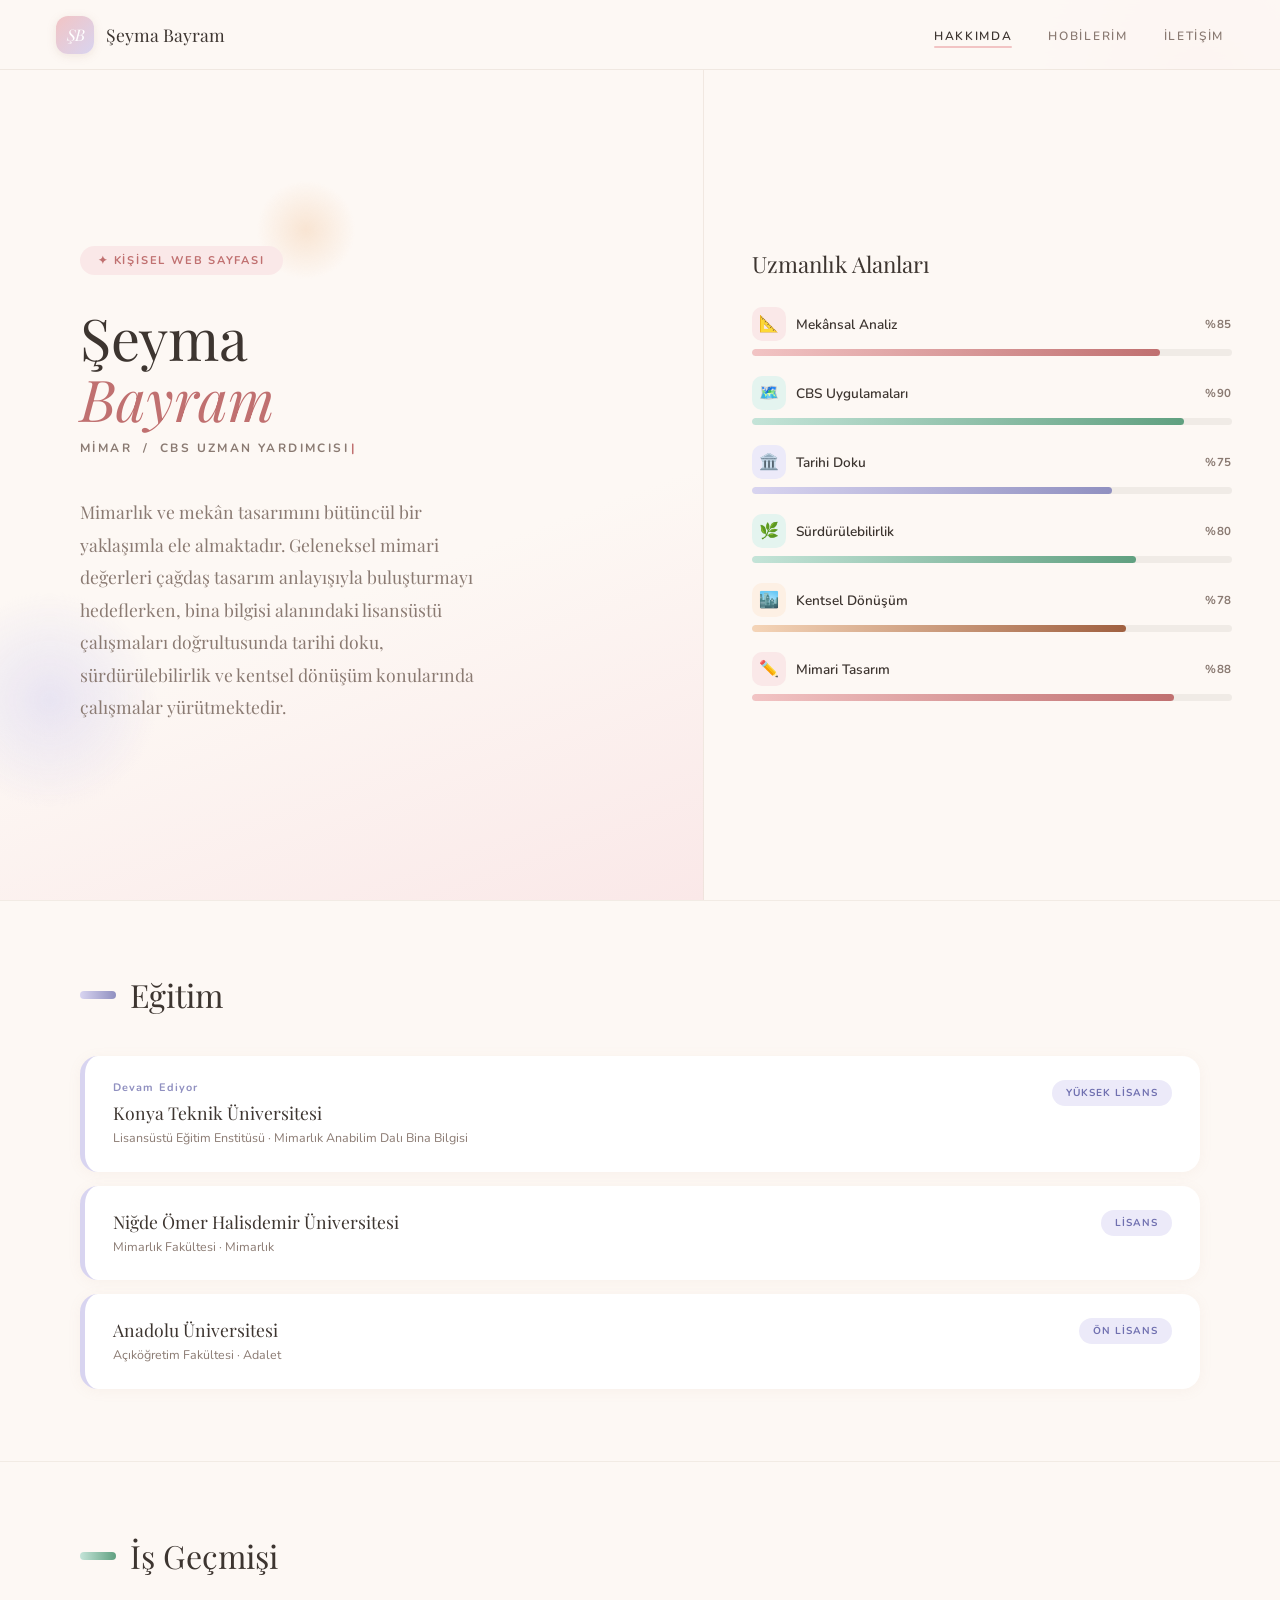
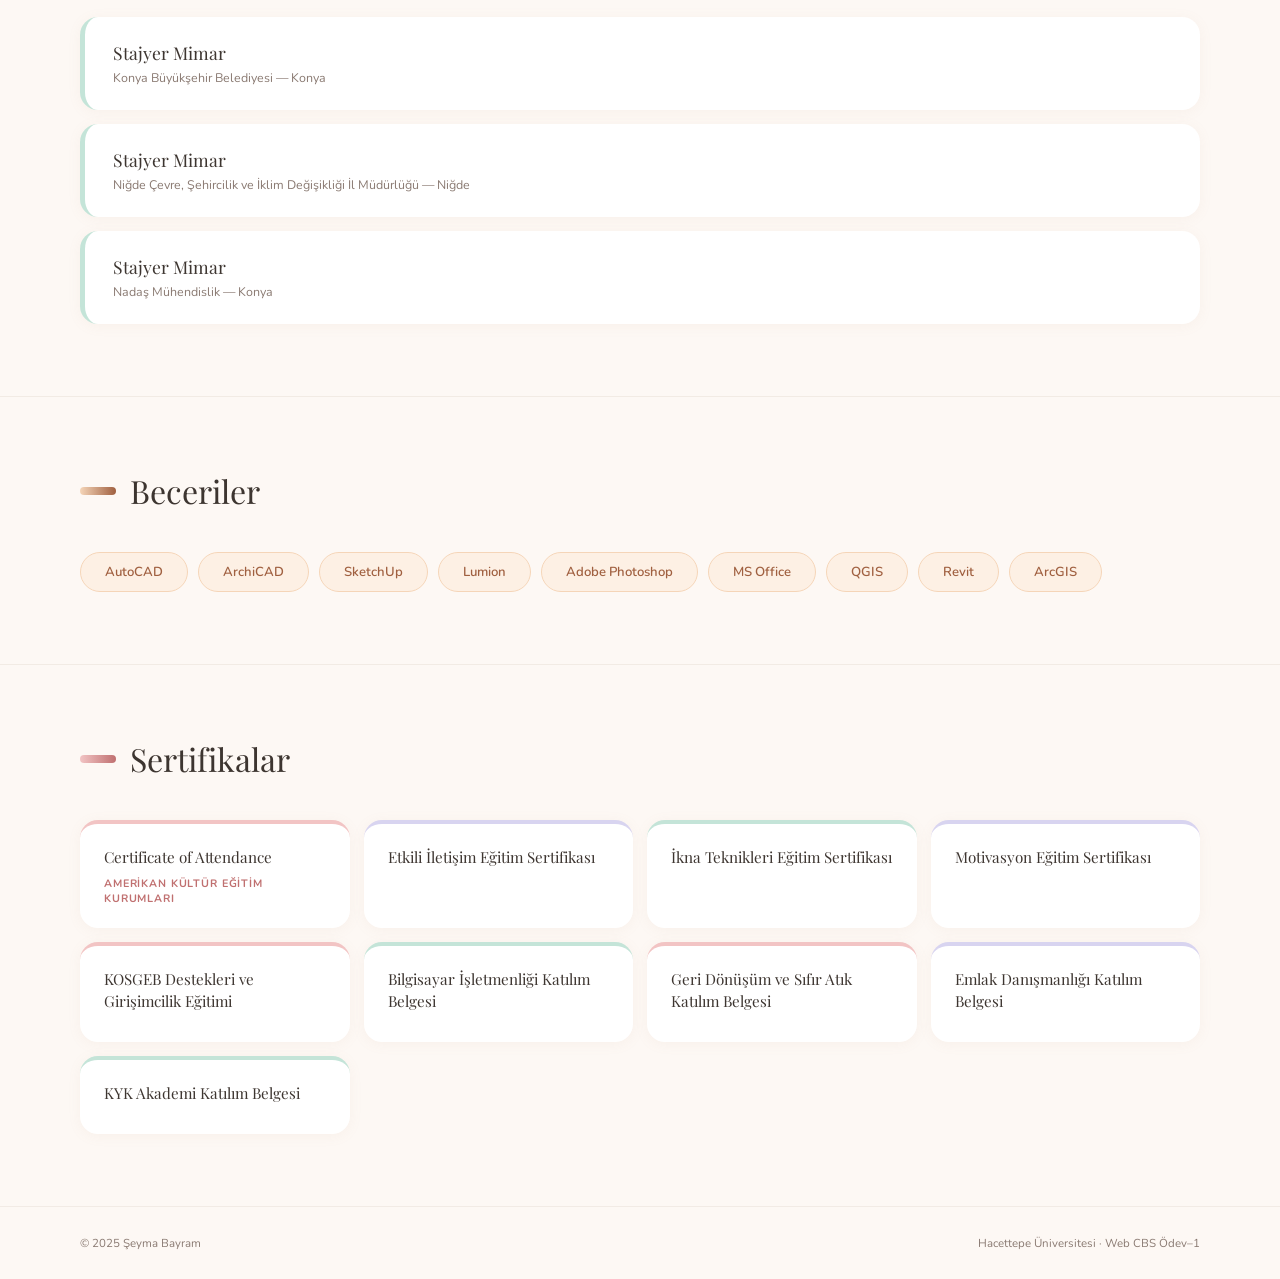
<file: index.html>
<!DOCTYPE html>
<html lang="tr">
<head>
  <meta charset="UTF-8" />
  <meta name="viewport" content="width=device-width, initial-scale=1.0" />
  <title>Şeyma Bayram — Mimar</title>
  <style>
    @import url('https://fonts.googleapis.com/css2?family=Playfair+Display:ital,wght@0,300;0,400;0,600;1,300;1,400&family=Nunito:wght@300;400;500;600&display=swap');

    * { margin: 0; padding: 0; box-sizing: border-box; }
    html { scroll-behavior: smooth; }

    body {
      background: #FDF8F4;
      color: #3D3530;
      font-family: 'Nunito', sans-serif;
      overflow-x: hidden;
    }

    nav {
      position: fixed; top: 0; left: 0; right: 0; z-index: 100;
      padding: 0 56px; height: 70px;
      display: flex; justify-content: space-between; align-items: center;
      background: rgba(253,248,244,0.90);
      backdrop-filter: blur(16px);
      border-bottom: 1px solid rgba(180,160,140,0.18);
    }
    .nav-logo { font-family: 'Playfair Display', serif; font-size: 1.1rem; color: #3D3530; text-decoration: none; }
    .nav-links { display: flex; gap: 36px; list-style: none; }
    .nav-links a {
      font-size: 0.75rem; font-weight: 600;
      letter-spacing: 0.14em; text-transform: uppercase;
      color: #8A7A72; text-decoration: none;
      transition: color 0.3s; position: relative; padding-bottom: 2px;
    }
    .nav-links a::after {
      content: ''; position: absolute; bottom: -2px; left: 0;
      width: 0; height: 2px; background: #F2C4C4;
      border-radius: 2px; transition: width 0.35s;
    }
    .nav-links a:hover, .nav-links a.active { color: #3D3530; }
    .nav-links a:hover::after, .nav-links a.active::after { width: 100%; }

    .hero {
      margin-top: 70px;
      display: grid;
      grid-template-columns: 1.1fr 0.9fr;
      min-height: calc(100vh - 70px);
    }
    .hero-left {
      padding: 80px 48px 80px 80px;
      display: flex; flex-direction: column; justify-content: center;
      border-right: 1px solid rgba(180,160,140,0.18);
      background: linear-gradient(160deg, #FDF8F4 60%, #FAE8E8 100%);
    }
    .hero-tag {
      display: inline-flex; align-items: center; gap: 8px;
      background: #FAE8E8; color: #C07070;
      font-size: 0.7rem; font-weight: 700;
      letter-spacing: 0.16em; text-transform: uppercase;
      padding: 7px 18px; border-radius: 50px;
      margin-bottom: 32px; width: fit-content;
      animation: fadeUp 0.7s ease both;
    }
    .hero-name {
      font-family: 'Playfair Display', serif;
      font-size: clamp(3rem, 4.5vw, 5.2rem);
      font-weight: 300; line-height: 1.05;
      margin-bottom: 12px;
      animation: fadeUp 0.7s 0.1s ease both;
    }
    .hero-name em { font-style: italic; color: #C07070; }
    .hero-subtitle {
      font-size: 0.75rem; font-weight: 700;
      letter-spacing: 0.2em; text-transform: uppercase;
      color: #8A7A72; margin-bottom: 40px;
      animation: fadeUp 0.7s 0.2s ease both;
    }
    .hero-desc {
      font-family: 'Playfair Display', serif;
      font-size: 1.1rem; font-weight: 300;
      line-height: 1.85; color: #8A7A72; max-width: 420px;
      animation: fadeUp 0.7s 0.3s ease both;
    }

    /* HERO RIGHT — Uzmanlık Alanları */
    .hero-right {
      padding: 60px 48px;
      display: flex; flex-direction: column; justify-content: center;
      background: #FDF8F4;
      animation: fadeUp 0.7s 0.4s ease both;
    }
    .uzmanlik-title {
      font-family: 'Playfair Display', serif;
      font-size: 1.4rem; font-weight: 400;
      color: #3D3530; margin-bottom: 28px;
    }
    .uzmanlik-item { margin-bottom: 20px; }
    .uzmanlik-label {
      display: flex; justify-content: space-between; align-items: center;
      margin-bottom: 8px;
    }
    .uzmanlik-icon-name {
      display: flex; align-items: center; gap: 10px;
      font-size: 0.85rem; font-weight: 600; color: #3D3530;
    }
    .uzmanlik-icon-bg {
      width: 34px; height: 34px; border-radius: 10px;
      display: flex; align-items: center; justify-content: center;
      font-size: 1rem;
    }
    .uzmanlik-pct {
      font-size: 0.72rem; font-weight: 700;
      color: #8A7A72; letter-spacing: 0.06em;
    }
    .bar-track {
      width: 100%; height: 7px; background: #F0EBE6;
      border-radius: 50px; overflow: hidden;
    }
    .bar-fill {
      height: 100%; border-radius: 50px;
      width: 0%;
      transition: width 1.4s cubic-bezier(0.4,0,0.2,1);
    }

    /* BÖLÜM */
    .section {
      padding: 72px 80px;
      border-top: 1px solid rgba(180,160,140,0.15);
    }
    .section-header { display: flex; align-items: center; gap: 14px; margin-bottom: 40px; }
    .section-pill { width: 36px; height: 8px; border-radius: 50px; }
    .section-title { font-family: 'Playfair Display', serif; font-size: 2rem; font-weight: 400; }

    .edu-list { display: flex; flex-direction: column; gap: 14px; }
    .edu-item {
      background: white; border-radius: 18px;
      padding: 24px 28px;
      display: grid; grid-template-columns: 1fr auto;
      align-items: start; gap: 16px;
      box-shadow: 0 2px 14px rgba(180,140,120,0.07);
      border-left: 5px solid #D8D4F0;
      transition: all 0.3s;
    }
    .edu-item:hover { transform: translateX(5px); box-shadow: 0 6px 24px rgba(180,140,120,0.14); border-left-color: #9090C0; }
    .edu-year { font-size: 0.68rem; font-weight: 700; color: #9090C0; letter-spacing: 0.1em; margin-bottom: 6px; }
    .edu-school { font-family: 'Playfair Display', serif; font-size: 1.1rem; margin-bottom: 5px; }
    .edu-dept { font-size: 0.78rem; color: #8A7A72; line-height: 1.5; }
    .edu-badge {
      background: #ECEAF9; color: #7070B0;
      font-size: 0.63rem; font-weight: 700;
      letter-spacing: 0.1em; text-transform: uppercase;
      padding: 6px 14px; border-radius: 50px; white-space: nowrap;
    }

    .exp-list { display: flex; flex-direction: column; gap: 14px; }
    .exp-item {
      background: white; border-radius: 18px;
      padding: 24px 28px;
      box-shadow: 0 2px 14px rgba(180,140,120,0.07);
      border-left: 5px solid #C4E4D8;
      transition: all 0.3s;
    }
    .exp-item:hover { transform: translateX(5px); box-shadow: 0 6px 24px rgba(180,140,120,0.14); border-left-color: #60A080; }
    .exp-year { font-size: 0.68rem; font-weight: 700; color: #60A080; letter-spacing: 0.1em; margin-bottom: 6px; }
    .exp-role { font-family: 'Playfair Display', serif; font-size: 1.1rem; margin-bottom: 5px; }
    .exp-place { font-size: 0.78rem; color: #8A7A72; }

    .skills-wrap { display: flex; flex-wrap: wrap; gap: 10px; }
    .skill-pill {
      background: #FDF0E4; color: #A06040;
      border: 1.5px solid #F5D5B8; border-radius: 50px;
      padding: 10px 24px; font-size: 0.82rem; font-weight: 600;
      transition: all 0.3s; cursor: default;
      position: relative; overflow: hidden;
    }
    .skill-pill:hover { background: #F5D5B8; transform: translateY(-3px); box-shadow: 0 6px 16px rgba(200,140,80,0.2); }
    .skill-pill::after {
      content: '';
      position: absolute; top: 0; left: -100%;
      width: 60%; height: 100%;
      background: linear-gradient(90deg, transparent, rgba(255,255,255,0.6), transparent);
      transform: skewX(-20deg);
      animation: shimmer 3s ease-in-out infinite;
    }
    .skill-pill:nth-child(2)::after { animation-delay: 0.3s; }
    .skill-pill:nth-child(3)::after { animation-delay: 0.6s; }
    .skill-pill:nth-child(4)::after { animation-delay: 0.9s; }
    .skill-pill:nth-child(5)::after { animation-delay: 1.2s; }
    .skill-pill:nth-child(6)::after { animation-delay: 1.5s; }
    .skill-pill:nth-child(7)::after { animation-delay: 1.8s; }
    .skill-pill:nth-child(8)::after { animation-delay: 2.1s; }
    .skill-pill:nth-child(9)::after { animation-delay: 2.4s; }
    @keyframes shimmer { 0%{left:-100%} 50%{left:150%} 100%{left:150%} }

    .cert-grid {
      display: grid;
      grid-template-columns: repeat(auto-fill, minmax(260px, 1fr));
      gap: 14px;
    }
    .cert-item {
      background: white; border-radius: 18px;
      padding: 22px 24px;
      box-shadow: 0 2px 14px rgba(180,140,120,0.07);
      border-top: 4px solid #F2C4C4;
      transition: all 0.3s;
    }
    .cert-item:nth-child(2n) { border-top-color: #D8D4F0; }
    .cert-item:nth-child(3n) { border-top-color: #C4E4D8; }
    .cert-item:hover { transform: translateY(-4px); box-shadow: 0 10px 28px rgba(180,140,120,0.14); }
    .cert-name { font-family: 'Playfair Display', serif; font-size: 0.95rem; line-height: 1.45; margin-bottom: 8px; }
    .cert-issuer { font-size: 0.67rem; font-weight: 700; letter-spacing: 0.08em; color: #C07070; text-transform: uppercase; }

    footer {
      padding: 28px 80px;
      border-top: 1px solid rgba(180,160,140,0.15);
      display: flex; justify-content: space-between; align-items: center;
    }
    footer p { font-size: 0.72rem; color: #8A7A72; }

    @keyframes fadeUp {
      from { opacity: 0; transform: translateY(22px); }
      to   { opacity: 1; transform: translateY(0); }
    }
    .stagger > * { animation: fadeUp 0.55s ease both; }
    .stagger > *:nth-child(1) { animation-delay: 0.05s; }
    .stagger > *:nth-child(2) { animation-delay: 0.10s; }
    .stagger > *:nth-child(3) { animation-delay: 0.15s; }
    .stagger > *:nth-child(4) { animation-delay: 0.20s; }
    .stagger > *:nth-child(5) { animation-delay: 0.25s; }
    .stagger > *:nth-child(6) { animation-delay: 0.30s; }
    .stagger > *:nth-child(7) { animation-delay: 0.35s; }
    .stagger > *:nth-child(8) { animation-delay: 0.40s; }
    .stagger > *:nth-child(9) { animation-delay: 0.45s; }

    .reveal { opacity: 0; transform: translateY(30px); transition: opacity 0.7s ease, transform 0.7s ease; }
    .reveal.visible { opacity: 1; transform: translateY(0); }

    .shape { position: fixed; border-radius: 50%; pointer-events: none; z-index: 0; opacity: 0; }
    .shape-1 { width:320px;height:320px;top:-80px;right:-80px;background:radial-gradient(circle,#F2C4C4 0%,transparent 70%);animation:floatIn 1.2s 0.2s ease forwards,floatUpDown 6s 1.4s ease-in-out infinite; }
    .shape-2 { width:220px;height:220px;bottom:10%;left:-60px;background:radial-gradient(circle,#D8D4F0 0%,transparent 70%);animation:floatIn 1.2s 0.4s ease forwards,floatUpDown 8s 1.6s ease-in-out infinite; }
    .shape-3 { width:160px;height:160px;top:40%;right:8%;background:radial-gradient(circle,#C4E4D8 0%,transparent 70%);animation:floatIn 1.2s 0.6s ease forwards,floatUpDown 7s 1.8s ease-in-out infinite; }
    .shape-4 { width:100px;height:100px;top:20%;left:20%;background:radial-gradient(circle,#F5D5B8 0%,transparent 70%);animation:floatIn 1.2s 0.8s ease forwards,floatUpDown 9s 2s ease-in-out infinite; }
    @keyframes floatIn { from{opacity:0;transform:scale(0.8)} to{opacity:0.55;transform:scale(1)} }
    @keyframes floatUpDown { 0%,100%{transform:translateY(0)} 50%{transform:translateY(-18px)} }

    .hero-subtitle::after { content:'|';color:#C07070;animation:blink 1.2s step-end infinite;margin-left:2px; }
    @keyframes blink { 0%,100%{opacity:1} 50%{opacity:0} }

    ::-webkit-scrollbar { width: 5px; }
    ::-webkit-scrollbar-track { background: #FDF8F4; }
    ::-webkit-scrollbar-thumb { background: #F2C4C4; border-radius: 10px; }

    @media (max-width: 768px) {
      nav { padding: 0 24px; }
      .hero { grid-template-columns: 1fr; }
      .hero-left, .hero-right { padding: 40px 24px; }
      .section { padding: 48px 24px; }
      footer { padding: 24px; flex-direction: column; gap: 8px; text-align: center; }
    }
  </style>
</head>
<body>

  <div class="shape shape-1"></div>
  <div class="shape shape-2"></div>
  <div class="shape shape-3"></div>
  <div class="shape shape-4"></div>

  <nav>
    <a href="index.html" class="nav-logo" style="display:flex;align-items:center;gap:12px;">
      <div style="width:38px;height:38px;background:linear-gradient(135deg,#F2C4C4 0%,#D8D4F0 100%);border-radius:12px;display:flex;align-items:center;justify-content:center;box-shadow:0 2px 10px rgba(180,140,120,0.18);flex-shrink:0;">
        <span style="font-family:'Playfair Display',serif;font-size:1rem;font-style:italic;color:white;letter-spacing:-1px;">ŞB</span>
      </div>
      <span>Şeyma Bayram</span>
    </a>
    <ul class="nav-links">
      <li><a href="index.html" class="active">Hakkımda</a></li>
      <li><a href="hobilerim.html">Hobilerim</a></li>
      <li><a href="iletisim.html">İletişim</a></li>
    </ul>
  </nav>

  <div class="hero">
    <div class="hero-left">
      <p class="hero-tag">✦ Kişisel Web Sayfası</p>
      <h1 class="hero-name">Şeyma<br><em>Bayram</em></h1>
      <p class="hero-subtitle">Mimar &nbsp;/&nbsp; CBS Uzman Yardımcısı</p>
      <p class="hero-desc">Mimarlık ve mekân tasarımını bütüncül bir yaklaşımla ele almaktadır. Geleneksel mimari değerleri çağdaş tasarım anlayışıyla buluşturmayı hedeflerken, bina bilgisi alanındaki lisansüstü çalışmaları doğrultusunda tarihi doku, sürdürülebilirlik ve kentsel dönüşüm konularında çalışmalar yürütmektedir.</p>
    </div>

    <div class="hero-right">
      <p class="uzmanlik-title">Uzmanlık Alanları</p>

      <div class="uzmanlik-item">
        <div class="uzmanlik-label">
          <div class="uzmanlik-icon-name">
            <div class="uzmanlik-icon-bg" style="background:#FAE8E8;">📐</div>
            Mekânsal Analiz
          </div>
          <span class="uzmanlik-pct">%85</span>
        </div>
        <div class="bar-track">
          <div class="bar-fill" data-width="85" style="background:linear-gradient(90deg,#F2C4C4,#C07070);"></div>
        </div>
      </div>

      <div class="uzmanlik-item">
        <div class="uzmanlik-label">
          <div class="uzmanlik-icon-name">
            <div class="uzmanlik-icon-bg" style="background:#E4F4EF;">🗺️</div>
            CBS Uygulamaları
          </div>
          <span class="uzmanlik-pct">%90</span>
        </div>
        <div class="bar-track">
          <div class="bar-fill" data-width="90" style="background:linear-gradient(90deg,#C4E4D8,#60A080);"></div>
        </div>
      </div>

      <div class="uzmanlik-item">
        <div class="uzmanlik-label">
          <div class="uzmanlik-icon-name">
            <div class="uzmanlik-icon-bg" style="background:#ECEAF9;">🏛️</div>
            Tarihi Doku
          </div>
          <span class="uzmanlik-pct">%75</span>
        </div>
        <div class="bar-track">
          <div class="bar-fill" data-width="75" style="background:linear-gradient(90deg,#D8D4F0,#9090C0);"></div>
        </div>
      </div>

      <div class="uzmanlik-item">
        <div class="uzmanlik-label">
          <div class="uzmanlik-icon-name">
            <div class="uzmanlik-icon-bg" style="background:#E4F4EF;">🌿</div>
            Sürdürülebilirlik
          </div>
          <span class="uzmanlik-pct">%80</span>
        </div>
        <div class="bar-track">
          <div class="bar-fill" data-width="80" style="background:linear-gradient(90deg,#C4E4D8,#60A080);"></div>
        </div>
      </div>

      <div class="uzmanlik-item">
        <div class="uzmanlik-label">
          <div class="uzmanlik-icon-name">
            <div class="uzmanlik-icon-bg" style="background:#FDF0E4;">🏙️</div>
            Kentsel Dönüşüm
          </div>
          <span class="uzmanlik-pct">%78</span>
        </div>
        <div class="bar-track">
          <div class="bar-fill" data-width="78" style="background:linear-gradient(90deg,#F5D5B8,#A06040);"></div>
        </div>
      </div>

      <div class="uzmanlik-item">
        <div class="uzmanlik-label">
          <div class="uzmanlik-icon-name">
            <div class="uzmanlik-icon-bg" style="background:#FAE8E8;">✏️</div>
            Mimari Tasarım
          </div>
          <span class="uzmanlik-pct">%88</span>
        </div>
        <div class="bar-track">
          <div class="bar-fill" data-width="88" style="background:linear-gradient(90deg,#F2C4C4,#C07070);"></div>
        </div>
      </div>

    </div>
  </div>

  <!-- EĞİTİM -->
  <div class="section">
    <div class="section-header">
      <div class="section-pill" style="background:linear-gradient(90deg,#D8D4F0,#9090C0);"></div>
      <h2 class="section-title">Eğitim</h2>
    </div>
    <div class="edu-list stagger">
      <div class="edu-item">
        <div>
          <p class="edu-year">Devam Ediyor</p>
          <p class="edu-school">Konya Teknik Üniversitesi</p>
          <p class="edu-dept">Lisansüstü Eğitim Enstitüsü · Mimarlık Anabilim Dalı Bina Bilgisi</p>
        </div>
        <span class="edu-badge">Yüksek Lisans</span>
      </div>
      <div class="edu-item">
        <div>
          <p class="edu-school">Niğde Ömer Halisdemir Üniversitesi</p>
          <p class="edu-dept">Mimarlık Fakültesi · Mimarlık</p>
        </div>
        <span class="edu-badge">Lisans</span>
      </div>
      <div class="edu-item">
        <div>
          <p class="edu-school">Anadolu Üniversitesi</p>
          <p class="edu-dept">Açıköğretim Fakültesi · Adalet</p>
        </div>
        <span class="edu-badge">Ön Lisans</span>
      </div>
    </div>
  </div>

  <!-- DENEYİM -->
  <div class="section">
    <div class="section-header">
      <div class="section-pill" style="background:linear-gradient(90deg,#C4E4D8,#60A080);"></div>
      <h2 class="section-title">İş Geçmişi</h2>
    </div>
    <div class="exp-list stagger">
      <div class="exp-item">
        <p class="exp-role">Stajyer Mimar</p>
        <p class="exp-place">Konya Büyükşehir Belediyesi — Konya</p>
      </div>
      <div class="exp-item">
        <p class="exp-role">Stajyer Mimar</p>
        <p class="exp-place">Niğde Çevre, Şehircilik ve İklim Değişikliği İl Müdürlüğü — Niğde</p>
      </div>
      <div class="exp-item">
        <p class="exp-role">Stajyer Mimar</p>
        <p class="exp-place">Nadaş Mühendislik — Konya</p>
      </div>
    </div>
  </div>

  <!-- BECERİLER -->
  <div class="section">
    <div class="section-header">
      <div class="section-pill" style="background:linear-gradient(90deg,#F5D5B8,#A06040);"></div>
      <h2 class="section-title">Beceriler</h2>
    </div>
    <div class="skills-wrap stagger">
      <span class="skill-pill">AutoCAD</span>
      <span class="skill-pill">ArchiCAD</span>
      <span class="skill-pill">SketchUp</span>
      <span class="skill-pill">Lumion</span>
      <span class="skill-pill">Adobe Photoshop</span>
      <span class="skill-pill">MS Office</span>
      <span class="skill-pill">QGIS</span>
      <span class="skill-pill">Revit</span>
      <span class="skill-pill">ArcGIS</span>
    </div>
  </div>

  <!-- SERTİFİKALAR -->
  <div class="section">
    <div class="section-header">
      <div class="section-pill" style="background:linear-gradient(90deg,#F2C4C4,#C07070);"></div>
      <h2 class="section-title">Sertifikalar</h2>
    </div>
    <div class="cert-grid stagger">
      <div class="cert-item">
        <p class="cert-name">Certificate of Attendance</p>
        <p class="cert-issuer">Amerikan Kültür Eğitim Kurumları</p>
      </div>
      <div class="cert-item"><p class="cert-name">Etkili İletişim Eğitim Sertifikası</p></div>
      <div class="cert-item"><p class="cert-name">İkna Teknikleri Eğitim Sertifikası</p></div>
      <div class="cert-item"><p class="cert-name">Motivasyon Eğitim Sertifikası</p></div>
      <div class="cert-item"><p class="cert-name">KOSGEB Destekleri ve Girişimcilik Eğitimi</p></div>
      <div class="cert-item"><p class="cert-name">Bilgisayar İşletmenliği Katılım Belgesi</p></div>
      <div class="cert-item"><p class="cert-name">Geri Dönüşüm ve Sıfır Atık Katılım Belgesi</p></div>
      <div class="cert-item"><p class="cert-name">Emlak Danışmanlığı Katılım Belgesi</p></div>
      <div class="cert-item"><p class="cert-name">KYK Akademi Katılım Belgesi</p></div>
    </div>
  </div>

  <footer>
    <p>© 2025 Şeyma Bayram</p>
    <p>Hacettepe Üniversitesi · Web CBS Ödev–1</p>
  </footer>

  <script>
    // Scroll reveal
    const reveals = document.querySelectorAll('.section');
    const observer = new IntersectionObserver((entries) => {
      entries.forEach(e => { if (e.isIntersecting) e.target.classList.add('visible'); });
    }, { threshold: 0.1 });
    reveals.forEach(el => { el.classList.add('reveal'); observer.observe(el); });

    // Bar animasyonu — sayfa yüklenince çalışır
    window.addEventListener('load', function() {
      setTimeout(function() {
        document.querySelectorAll('.bar-fill').forEach(function(bar) {
          bar.style.width = bar.getAttribute('data-width') + '%';
        });
      }, 600);
    });
  </script>

</body>
</html>
</file>
